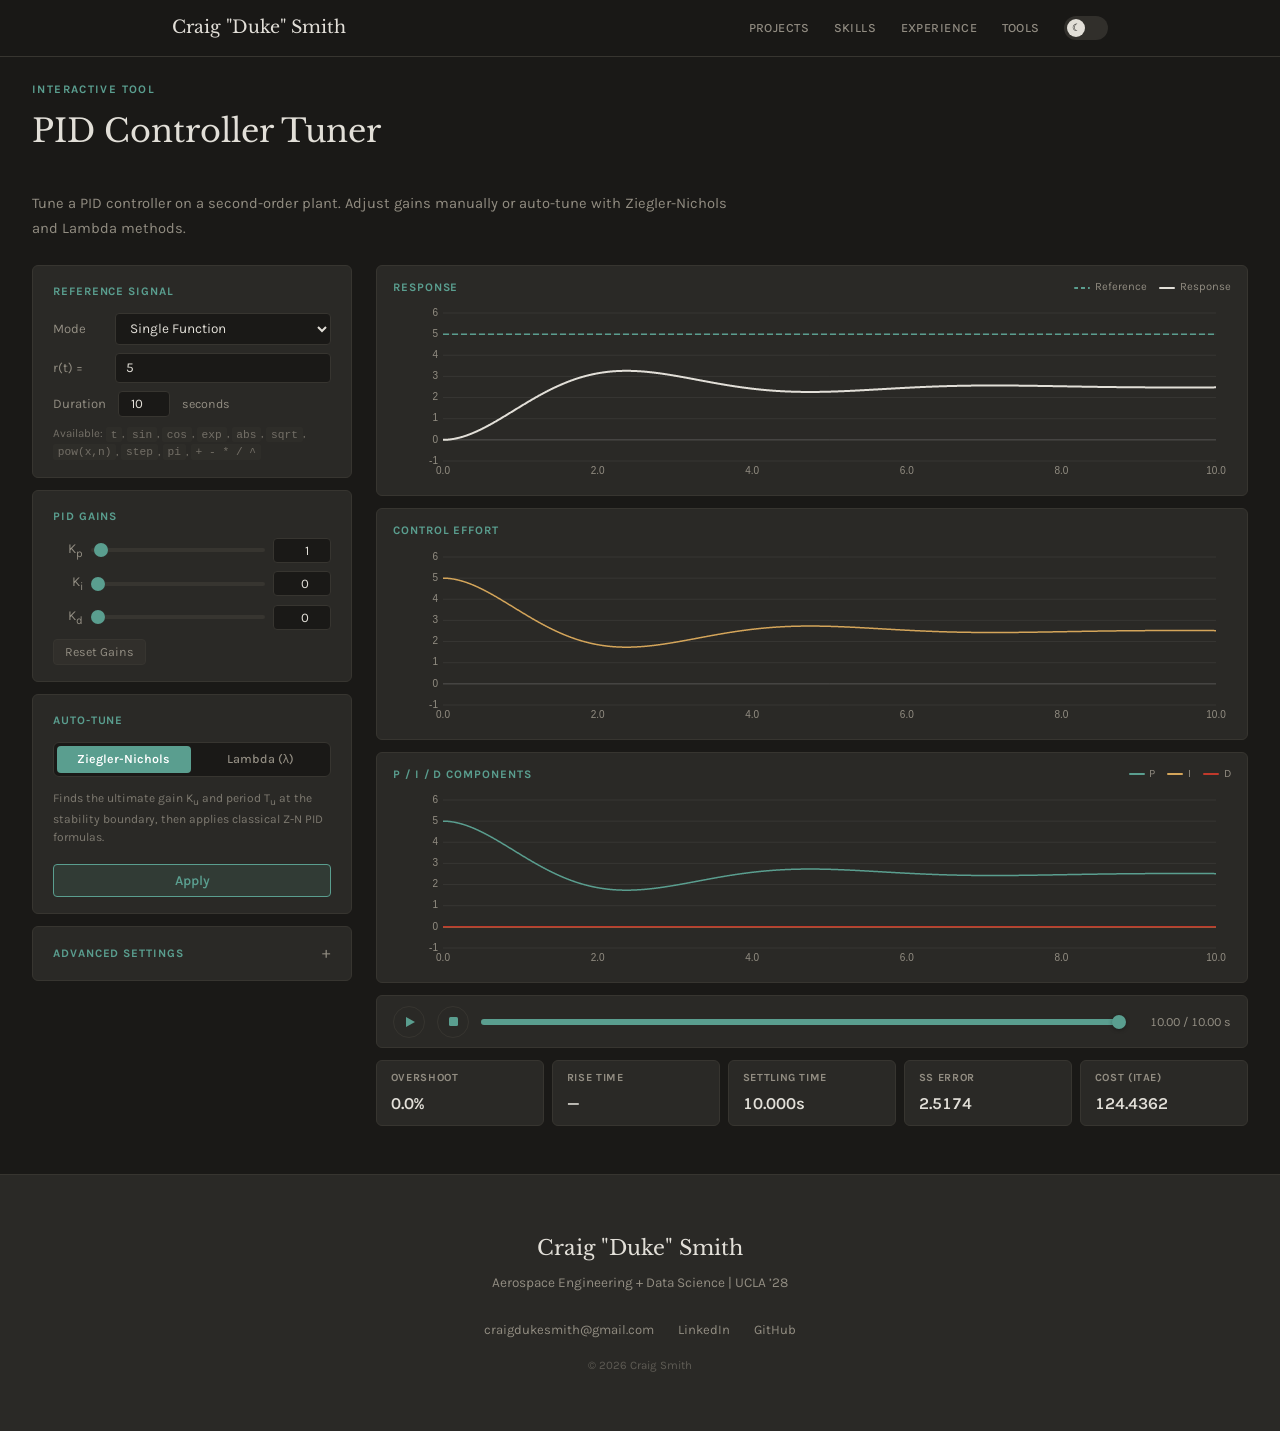
<file: tools/pid-tuner.html>
<!DOCTYPE html>
<html lang="en" data-theme="dark">
<head>
  <meta charset="UTF-8">
  <meta name="viewport" content="width=device-width, initial-scale=1.0">
  <title>Interactive PID Tuner | Craig "Duke" Smith</title>
  <meta name="description" content="Interactive PID controller tuner with Ziegler-Nichols and Lambda tuning, adjustable plant dynamics, noise injection, and real-time visualization.">
  <meta name="robots" content="index, follow">
  <link rel="preconnect" href="https://fonts.googleapis.com">
  <link rel="preconnect" href="https://fonts.gstatic.com" crossorigin>
  <link href="https://fonts.googleapis.com/css2?family=Libre+Baskerville:ital,wght@0,400;0,700;1,400&family=Karla:wght@400;500;600;700&display=swap" rel="stylesheet">
  <link rel="stylesheet" href="../css/styles.css">
  <link rel="stylesheet" href="pid-tuner.css">
  <script>
    var t = localStorage.getItem('theme');
    if (t) document.documentElement.setAttribute('data-theme', t);
  </script>
</head>
<body>

  <nav id="navbar">
    <div class="nav-inner">
      <a href="../index.html" class="nav-name">Craig "Duke" Smith</a>
      <div class="nav-right">
        <div class="nav-links">
          <a href="../index.html#projects">Projects</a>
          <a href="../index.html#skills">Skills</a>
          <a href="../index.html#experience">Experience</a>
          <a href="pid-tuner.html">Tools</a>
        </div>
        <button class="theme-toggle" id="themeToggle" aria-label="Toggle theme">
          <div class="knob">
            <span class="icon icon-moon">&#9790;</span>
            <span class="icon icon-sun">&#9788;</span>
          </div>
        </button>
      </div>
    </div>
  </nav>

  <main class="pid-page">
    <div class="pid-header">
      <div class="section-label">Interactive Tool</div>
      <h1 class="section-title">PID Controller Tuner</h1>
      <p class="pid-subtitle">Tune a PID controller on a second-order plant. Adjust gains manually or auto-tune with Ziegler-Nichols and Lambda methods.</p>
    </div>

    <div class="pid-layout">
      <!-- LEFT PANEL: Controls -->
      <div class="pid-controls">

        <!-- Reference Signal -->
        <div class="control-section">
          <h3 class="control-heading">Reference Signal</h3>
          <div class="control-row">
            <label for="refMode">Mode</label>
            <select id="refMode">
              <option value="single">Single Function</option>
              <option value="piecewise">Piecewise Function</option>
            </select>
          </div>

          <div id="singleRefGroup">
            <div class="control-row">
              <label for="refInput">r(t) =</label>
              <input type="text" id="refInput" value="5" spellcheck="false" autocomplete="off">
            </div>
            <div class="control-row">
              <label>Duration</label>
              <input type="number" id="tEnd" value="10" step="1" min="1" class="t-range-input">
              <span class="t-range-unit">seconds</span>
            </div>
          </div>

          <div id="piecewiseRefGroup" class="hidden">
            <div id="piecewiseSegments"></div>
            <button id="addSegmentBtn" class="btn-small">+ Add Segment</button>
            <div id="piecewiseError" class="error-msg hidden"></div>
          </div>

          <div class="math-hint">
            Available: <code>t</code>, <code>sin</code>, <code>cos</code>, <code>exp</code>, <code>abs</code>, <code>sqrt</code>, <code>pow(x,n)</code>, <code>step</code>, <code>pi</code>, <code>+ - * / ^</code>
          </div>
        </div>

        <!-- PID Gains -->
        <div class="control-section">
          <h3 class="control-heading">PID Gains</h3>
          <div class="gain-row">
            <label>K<sub>p</sub></label>
            <input type="range" id="kpSlider" min="0" max="50" step="0.1" value="1">
            <input type="number" id="kpInput" value="1" step="0.1" min="0">
          </div>
          <div class="gain-row">
            <label>K<sub>i</sub></label>
            <input type="range" id="kiSlider" min="0" max="20" step="0.05" value="0">
            <input type="number" id="kiInput" value="0" step="0.05" min="0">
          </div>
          <div class="gain-row">
            <label>K<sub>d</sub></label>
            <input type="range" id="kdSlider" min="0" max="20" step="0.05" value="0">
            <input type="number" id="kdInput" value="0" step="0.05" min="0">
          </div>
          <button id="resetGainsBtn" class="btn-small">Reset Gains</button>
        </div>

        <!-- Auto-Tune -->
        <div class="control-section">
          <h3 class="control-heading">Auto-Tune</h3>
          <div class="method-picker">
            <button class="method-btn active" data-method="zn">Ziegler-Nichols</button>
            <button class="method-btn" data-method="lambda">Lambda (&lambda;)</button>
          </div>
          <div id="znOptions" class="method-options">
            <div class="method-desc">Finds the ultimate gain K<sub>u</sub> and period T<sub>u</sub> at the stability boundary, then applies classical Z-N PID formulas.</div>
          </div>
          <div id="lambdaOptions" class="method-options hidden">
            <div class="method-desc">Analytically computes gains from the plant model. Lower &lambda; = faster response but more aggressive control.</div>
            <div class="gain-row">
              <label>&lambda;</label>
              <input type="range" id="lambdaSlider" min="0.1" max="10" step="0.1" value="1">
              <input type="number" id="lambdaInput" value="1" step="0.1" min="0.1">
            </div>
          </div>
          <button id="applyTuneBtn" class="btn-apply">Apply</button>
          <div id="optimizeStatus" class="status-msg hidden"></div>
        </div>

        <!-- Advanced: Plant & Noise -->
        <details class="control-section advanced-section">
          <summary class="control-heading advanced-toggle">Advanced Settings</summary>

          <div class="advanced-group">
            <h4 class="sub-heading">Plant (2nd Order)</h4>
            <div class="gain-row">
              <label>&omega;<sub>n</sub></label>
              <input type="range" id="wnSlider" min="0.1" max="10" step="0.1" value="1">
              <input type="number" id="wnInput" value="1" step="0.1" min="0.1">
            </div>
            <div class="gain-row">
              <label>&zeta;</label>
              <input type="range" id="zetaSlider" min="0" max="2" step="0.01" value="0.5">
              <input type="number" id="zetaInput" value="0.5" step="0.01" min="0">
            </div>
            <div class="plant-eq">G(s) = &omega;<sub>n</sub>&sup2; / (s&sup2; + 2&zeta;&omega;<sub>n</sub>s + &omega;<sub>n</sub>&sup2;)</div>
            <button id="resetPlantBtn" class="btn-small">Reset Plant</button>
          </div>

          <div class="advanced-group">
            <h4 class="sub-heading">Noise</h4>
            <div class="noise-row">
              <label>
                <input type="checkbox" id="measNoiseToggle"> Measurement
              </label>
              <input type="range" id="measNoiseAmp" min="0" max="5" step="0.1" value="0.5" disabled>
              <span id="measNoiseVal" class="noise-val">0.5</span>
            </div>
            <div class="noise-row">
              <label>
                <input type="checkbox" id="procNoiseToggle"> Process
              </label>
              <input type="range" id="procNoiseAmp" min="0" max="5" step="0.1" value="0.5" disabled>
              <span id="procNoiseVal" class="noise-val">0.5</span>
            </div>
            <button id="newNoiseBtn" class="btn-small">New Noise Seed</button>
          </div>

          <div class="advanced-group">
            <h4 class="sub-heading">Cost Function</h4>
            <div class="control-row">
              <select id="costFn">
                <option value="ISE">ISE — Integral Squared Error</option>
                <option value="IAE">IAE — Integral Absolute Error</option>
                <option value="ITAE" selected>ITAE — Integral Time-weighted Absolute Error</option>
              </select>
            </div>
          </div>
        </details>

      </div>

      <!-- RIGHT PANEL: Plots -->
      <div class="pid-plots">
        <div class="plot-container">
          <div class="plot-header">
            <div class="plot-label">Response</div>
            <div class="plot-legend" id="responseLegend"></div>
          </div>
          <canvas id="responsePlot"></canvas>
        </div>
        <div class="plot-container">
          <div class="plot-header">
            <div class="plot-label">Control Effort</div>
          </div>
          <canvas id="controlPlot"></canvas>
        </div>
        <div class="plot-container">
          <div class="plot-header">
            <div class="plot-label">P / I / D Components</div>
            <div class="plot-legend" id="pidLegend"></div>
          </div>
          <canvas id="pidPlot"></canvas>
        </div>

        <!-- Timeline -->
        <div class="timeline">
          <button id="playPauseBtn" class="btn-play" aria-label="Play/Pause"><div class="play-icon"></div></button>
          <button id="resetTimeBtn" class="btn-play" aria-label="Reset"><div class="reset-icon"></div></button>
          <div class="timeline-track" id="timelineTrack">
            <div class="timeline-fill" id="timelineFill"></div>
            <div class="timeline-head" id="timelineHead"></div>
          </div>
          <span id="timeDisplay" class="time-display">0.00 / 10.00 s</span>
        </div>

        <!-- Metrics -->
        <div class="metrics-panel">
          <div class="metric">
            <span class="metric-label">Overshoot</span>
            <span class="metric-value" id="metricOvershoot">—</span>
          </div>
          <div class="metric">
            <span class="metric-label">Rise Time</span>
            <span class="metric-value" id="metricRise">—</span>
          </div>
          <div class="metric">
            <span class="metric-label">Settling Time</span>
            <span class="metric-value" id="metricSettle">—</span>
          </div>
          <div class="metric">
            <span class="metric-label">SS Error</span>
            <span class="metric-value" id="metricSSE">—</span>
          </div>
          <div class="metric">
            <span class="metric-label">Cost (<span id="costLabel">ITAE</span>)</span>
            <span class="metric-value" id="metricCost">—</span>
          </div>
        </div>
      </div>
    </div>
  </main>

  <footer id="contact">
    <div class="container">
      <div class="footer-name">Craig "Duke" Smith</div>
      <div class="footer-tagline">Aerospace Engineering + Data Science | UCLA &rsquo;28</div>
      <div class="footer-links">
        <a href="mailto:craigdukesmith@gmail.com">craigdukesmith@gmail.com</a>
        <a href="https://linkedin.com/in/duke-smith/" target="_blank" rel="noopener noreferrer">LinkedIn</a>
        <a href="https://github.com/dukesmith0" target="_blank" rel="noopener noreferrer">GitHub</a>
      </div>
      <div class="footer-copy">&copy; 2026 Craig Smith</div>
    </div>
  </footer>

  <script src="pid-tuner.js"></script>
</body>
</html>
</file>
<file: css/styles.css>
:root {
  --transition-theme: background 0.35s ease, color 0.35s ease, border-color 0.35s ease, box-shadow 0.35s ease;
}

[data-theme="dark"] {
  --bg: #1a1917;
  --bg-alt: #21201d;
  --surface: #2a2926;
  --text: #e2dfd8;
  --text-muted: #928d82;
  --accent: #5a9e8f;
  --accent-hover: #6db3a3;
  --border: #373530;
  --tag-bg: #312f2b;
  --nav-bg: rgba(26,25,23,0.88);
  --shadow: 0 1px 3px rgba(0,0,0,0.2), 0 4px 12px rgba(0,0,0,0.15);
  --shadow-hover: 0 2px 8px rgba(0,0,0,0.3), 0 8px 24px rgba(0,0,0,0.2);
  --placeholder-bg: #312f2b;
  --toggle-bg: #312f2b;
  --toggle-knob: #e2dfd8;
}

[data-theme="light"] {
  --bg: #f2f0ec;
  --bg-alt: #e8e6e1;
  --surface: #ffffff;
  --text: #262420;
  --text-muted: #6b6660;
  --accent: #3d7a6d;
  --accent-hover: #2e5f54;
  --border: #d2cfc8;
  --tag-bg: #e3e0da;
  --nav-bg: rgba(242,240,236,0.88);
  --shadow: 0 1px 3px rgba(38,36,32,0.06), 0 4px 12px rgba(38,36,32,0.04);
  --shadow-hover: 0 2px 8px rgba(38,36,32,0.1), 0 8px 24px rgba(38,36,32,0.06);
  --placeholder-bg: #e3e0da;
  --toggle-bg: #d2cfc8;
  --toggle-knob: #262420;
}

* { margin: 0; padding: 0; box-sizing: border-box; }
:focus-visible { outline: 2px solid var(--accent); outline-offset: 2px; border-radius: 4px; }
html { scroll-behavior: smooth; font-size: 16px; }

body {
  font-family: 'Karla', sans-serif;
  background: var(--bg);
  color: var(--text);
  line-height: 1.65;
  -webkit-font-smoothing: antialiased;
  transition: var(--transition-theme);
}

/* ===== NAV ===== */
nav {
  position: fixed; top: 0; left: 0; right: 0; z-index: 100;
  background: var(--nav-bg);
  backdrop-filter: blur(14px); -webkit-backdrop-filter: blur(14px);
  border-bottom: 1px solid var(--border);
  transition: var(--transition-theme), box-shadow 0.3s;
}
nav.scrolled { box-shadow: 0 1px 8px rgba(0,0,0,0.12); }
.nav-inner {
  max-width: 1000px; margin: 0 auto; padding: 0 2rem;
  height: 56px; display: flex; align-items: center; justify-content: space-between;
}
.nav-name {
  font-family: 'Libre Baskerville', Georgia, serif;
  font-size: 1.1rem; color: var(--text); text-decoration: none;
  transition: var(--transition-theme);
}
.nav-right { display: flex; align-items: center; gap: 1.5rem; }
.nav-links { display: flex; gap: 1.5rem; }
.nav-links a {
  font-size: 0.78rem; font-weight: 500; color: var(--text-muted);
  text-decoration: none; letter-spacing: 0.04em; text-transform: uppercase;
  transition: color 0.2s;
}
.nav-links a:hover { color: var(--accent); }

/* ===== THEME TOGGLE ===== */
.theme-toggle {
  position: relative; width: 44px; height: 24px;
  background: var(--toggle-bg); border-radius: 12px;
  cursor: pointer; border: none; padding: 0;
  transition: background 0.3s; flex-shrink: 0;
}
.theme-toggle .knob {
  position: absolute; top: 3px; left: 3px;
  width: 18px; height: 18px; border-radius: 50%;
  background: var(--toggle-knob);
  transition: transform 0.3s ease, background 0.3s;
  display: flex; align-items: center; justify-content: center;
}
[data-theme="light"] .theme-toggle .knob { transform: translateX(20px); }
.theme-toggle .icon { font-size: 10px; line-height: 1; }
[data-theme="dark"] .icon-sun { display: none; }
[data-theme="dark"] .icon-moon { display: block; }
[data-theme="light"] .icon-sun { display: block; }
[data-theme="light"] .icon-moon { display: none; }

/* ===== SECTIONS ===== */
section { padding: 5rem 2rem; transition: var(--transition-theme); }
.container { max-width: 1000px; margin: 0 auto; }
.section-label {
  font-family: 'Karla', sans-serif;
  font-size: 0.72rem; font-weight: 700; text-transform: uppercase;
  letter-spacing: 0.12em; color: var(--accent); margin-bottom: 0.75rem;
}
.section-title {
  font-family: 'Libre Baskerville', Georgia, serif; font-size: 2rem;
  font-weight: 400; line-height: 1.25; margin-bottom: 2.5rem; color: var(--text);
  transition: var(--transition-theme);
}

/* ===== HERO ===== */
#hero { padding-top: 10rem; padding-bottom: 5rem; }
.hero-layout { display: flex; align-items: flex-start; gap: 3rem; }
.hero-text { flex: 1; }
.hero-photo {
  width: 180px; height: 180px; border-radius: 50%;
  background: var(--placeholder-bg); border: 3px solid var(--border);
  display: flex; align-items: center; justify-content: center;
  flex-shrink: 0; overflow: hidden; transition: var(--transition-theme);
}
.hero-photo img {
  width: 100%; height: 100%; object-fit: cover;
  transition: transform 0.3s ease;
}
.hero-photo:hover img { transform: scale(1.06); }
.hero-eyebrow {
  font-size: 0.82rem; font-weight: 500; letter-spacing: 0.08em;
  text-transform: uppercase; color: var(--text-muted); margin-bottom: 0.75rem;
}
.hero-name {
  font-family: 'Libre Baskerville', Georgia, serif;
  font-size: clamp(2.4rem, 5.2vw, 3.6rem);
  font-weight: 400; line-height: 1.15; margin-bottom: 1.25rem;
}
.hero-name .accent { color: var(--accent); }
.hero-sub {
  font-size: 1.02rem; color: var(--text-muted);
  max-width: 520px; line-height: 1.75; margin-bottom: 1.75rem;
}
.hero-links { display: flex; gap: 0.75rem; flex-wrap: wrap; }
.hero-links a {
  display: inline-flex; align-items: center; gap: 0.4rem;
  font-size: 0.82rem; font-weight: 500; color: var(--text);
  text-decoration: none; padding: 0.5rem 1rem;
  border: 1px solid var(--border); border-radius: 6px;
  transition: all 0.2s;
}
.hero-links a:hover {
  border-color: var(--accent); color: var(--accent);
  background: color-mix(in srgb, var(--accent) 6%, transparent);
}
.hero-links a svg { width: 15px; height: 15px; }
.hero-meta-prominent {
  margin-top: 1rem; font-size: 0.82rem; font-weight: 600;
  color: var(--accent); letter-spacing: 0.03em;
}

/* ===== ABOUT ===== */
#about { background: var(--bg-alt); }
.about-layout {
  display: flex; align-items: center; gap: 2.5rem;
}
.about-text {
  font-size: 1.02rem; color: var(--text-muted);
  max-width: 660px; line-height: 1.8; flex: 1;
}
.about-photo {
  flex-shrink: 0; width: 240px;
}
.about-photo img {
  width: 100%; height: auto; border-radius: 10px;
  border: 3px solid var(--border); display: block;
  transition: var(--transition-theme), transform 0.3s ease;
}
.about-photo img:hover {
  transform: scale(1.06);
}

/* ===== EDUCATION ===== */
#education { background: var(--bg-alt); padding-top: 0; padding-bottom: 5rem; }
.edu-card {
  background: var(--surface); border: 1px solid var(--border);
  border-radius: 6px; padding: 1.5rem 1.75rem; box-shadow: var(--shadow);
  max-width: 580px; transition: var(--transition-theme);
}
.edu-school {
  font-family: 'Libre Baskerville', Georgia, serif; font-size: 1.2rem;
  margin-bottom: 0.25rem;
}
.edu-detail { font-size: 0.9rem; color: var(--text-muted); }
.edu-coursework { margin-top: 0.6rem; font-size: 0.85rem; }
.edu-affiliations { margin-top: 0.75rem; font-size: 0.85rem; color: var(--text-muted); }

/* ===== EXPERIENCE ===== */
.exp-list { display: flex; flex-direction: column; gap: 1.25rem; }
.exp-card {
  background: var(--surface); border: 1px solid var(--border);
  border-radius: 6px; padding: 1.5rem 1.75rem; box-shadow: var(--shadow);
  transition: box-shadow 0.25s, var(--transition-theme);
}
.exp-card:hover { box-shadow: var(--shadow-hover); }
.exp-header {
  display: flex; justify-content: space-between; align-items: flex-start;
  gap: 1rem; margin-bottom: 0.4rem; flex-wrap: wrap;
}
.exp-role { font-weight: 700; font-size: 1rem; }
.exp-company { color: var(--accent); font-weight: 500; font-size: 0.95rem; }
.exp-date { font-size: 0.8rem; color: var(--text-muted); white-space: nowrap; }
.exp-desc { color: var(--text-muted); font-size: 0.88rem; margin-top: 0.5rem; }
.exp-desc ul { padding-left: 1.2rem; margin-top: 0.3rem; }
.exp-desc li { margin-bottom: 0.3rem; }

/* ===== PROJECTS ===== */
#projects { background: var(--bg-alt); }
.project-list { display: flex; flex-direction: column; gap: 2.5rem; }
.project-card {
  display: grid; grid-template-columns: 1fr 1fr; gap: 0;
  align-items: stretch; background: var(--surface);
  border: 1px solid var(--border); border-radius: 6px;
  overflow: hidden; box-shadow: var(--shadow);
  transition: box-shadow 0.25s, var(--transition-theme);
}
.project-card:hover { box-shadow: var(--shadow-hover); }
.project-card:nth-child(even) .project-img { order: 2; }
.project-card:nth-child(even) .project-info { order: 1; }
.project-img {
  width: 100%; min-height: 260px; background: var(--placeholder-bg);
  display: flex; align-items: center; justify-content: center; overflow: hidden;
  transition: var(--transition-theme);
}
.project-img img {
  width: 100%; height: 100%; object-fit: cover;
  transition: transform 0.3s ease;
}
.project-img:hover img { transform: scale(1.04); }
.project-info {
  padding: 1.75rem 2rem; display: flex; flex-direction: column; justify-content: center;
}
.project-title {
  font-family: 'Libre Baskerville', Georgia, serif; font-size: 1.3rem; margin-bottom: 0.4rem;
}
.project-tags { display: flex; flex-wrap: wrap; gap: 0.35rem; margin-bottom: 0.85rem; }
.project-tags span {
  font-size: 0.7rem; font-weight: 500; background: var(--tag-bg);
  color: var(--text-muted); padding: 0.2rem 0.55rem; border-radius: 3px;
  letter-spacing: 0.02em; transition: var(--transition-theme);
}
.project-summary {
  font-size: 0.88rem; color: var(--text-muted); line-height: 1.7; margin-bottom: 1rem;
}
.project-links { display: flex; gap: 1rem; flex-wrap: wrap; }
.project-link {
  font-size: 0.82rem; font-weight: 600; color: var(--accent);
  text-decoration: none; display: inline-flex; align-items: center;
  gap: 0.3rem; transition: gap 0.2s;
}
.project-link:hover { gap: 0.5rem; }
.project-link::after { content: '\2192'; }

/* ===== SKILLS ===== */
.skills-grid {
  display: grid; grid-template-columns: repeat(auto-fill, minmax(190px, 1fr));
  gap: 1.75rem;
}
.skill-group h3 {
  font-size: 0.75rem; font-weight: 700; text-transform: uppercase;
  letter-spacing: 0.08em; color: var(--accent); margin-bottom: 0.5rem;
}
.skill-group ul { list-style: none; display: flex; flex-direction: column; gap: 0.3rem; }
.skill-group li { font-size: 0.87rem; color: var(--text-muted); }

/* ===== INTERESTS ===== */
#interests { padding-top: 2rem; padding-bottom: 4rem; }
.interests-row {
  display: flex; flex-wrap: wrap; gap: 0.5rem; margin-top: 0.5rem;
}
.interests-row span {
  font-size: 0.82rem; background: var(--tag-bg); color: var(--text-muted);
  padding: 0.35rem 0.85rem; border-radius: 20px; transition: var(--transition-theme);
}

/* ===== FOOTER ===== */
footer {
  background: var(--surface); border-top: 1px solid var(--border);
  padding: 3.5rem 2rem; text-align: center; transition: var(--transition-theme);
}
.footer-name {
  font-family: 'Libre Baskerville', Georgia, serif; font-size: 1.3rem; margin-bottom: 0.4rem;
}
.footer-tagline { font-size: 0.85rem; color: var(--text-muted); margin-bottom: 1.5rem; }
.footer-links {
  display: flex; gap: 1.5rem; justify-content: center;
  flex-wrap: wrap; margin-bottom: 1rem;
}
.footer-links a {
  font-size: 0.82rem; color: var(--text-muted); text-decoration: none;
  transition: color 0.2s;
}
.footer-links a:hover { color: var(--accent); }
.footer-copy { font-size: 0.72rem; color: var(--text-muted); opacity: 0.5; }

/* ===== LIGHTBOX ===== */
[data-lightbox] { cursor: zoom-in; }
.lightbox {
  position: fixed; inset: 0; z-index: 200;
  display: flex; align-items: center; justify-content: center;
  background: rgba(0,0,0,0.7);
  backdrop-filter: blur(8px); -webkit-backdrop-filter: blur(8px);
  opacity: 0; pointer-events: none;
  transition: opacity 0.25s ease;
  cursor: zoom-out;
}
.lightbox.active {
  opacity: 1; pointer-events: auto;
}
.lightbox-close {
  position: absolute; top: 1.5rem; right: 1.5rem;
  background: none; border: none; color: #fff;
  font-size: 2rem; cursor: pointer; opacity: 0.7;
  transition: opacity 0.2s; z-index: 1;
  width: 40px; height: 40px; display: flex;
  align-items: center; justify-content: center;
}
.lightbox-close:hover { opacity: 1; }
.lightbox-close:focus-visible {
  outline: 2px solid var(--accent); outline-offset: 2px; border-radius: 4px;
}
.lightbox img {
  max-width: 90vw; max-height: 85vh;
  border-radius: 8px;
  box-shadow: 0 8px 40px rgba(0,0,0,0.5);
  transform: scale(0.92);
  transition: transform 0.25s ease;
}
.lightbox.active img {
  transform: scale(1);
}

/* ===== ANIMATIONS ===== */
.fade-in {
  opacity: 0; transform: translateY(18px);
  transition: opacity 0.5s ease, transform 0.5s ease;
}
.fade-in.visible { opacity: 1; transform: translateY(0); }

/* ===== RESPONSIVE ===== */
@media (max-width: 700px) {
  section { padding: 3.5rem 1.25rem; }
  .hero-layout { flex-direction: column-reverse; align-items: center; text-align: center; }
  .hero-photo { width: 140px; height: 140px; }
  .hero-links { justify-content: center; }
  .hero-sub { margin-left: auto; margin-right: auto; }
  .about-layout { flex-direction: column; text-align: center; }
  .about-photo { width: 180px; margin: 0 auto; }
  .project-card { grid-template-columns: 1fr; }
  .project-card:nth-child(even) .project-img { order: 0; }
  .project-card:nth-child(even) .project-info { order: 0; }
  .project-img { min-height: 190px; }
  .project-info { padding: 1.25rem 1.5rem; }
  .exp-header { flex-direction: column; gap: 0.2rem; }
  .nav-links { gap: 0.9rem; }
  .nav-links a { font-size: 0.72rem; }
  .skills-grid { grid-template-columns: 1fr 1fr; }
}
@media (max-width: 420px) {
  .nav-links { gap: 0.6rem; }
  .nav-right { gap: 0.8rem; }
}
</file>
<file: tools/pid-tuner.css>
/* ===== PID TUNER PAGE ===== */
.pid-page {
  padding-top: 80px;
  padding-bottom: 3rem;
  min-height: 100vh;
}

.pid-header {
  max-width: 1400px;
  margin: 0 auto;
  padding: 0 2rem 1.5rem;
}

.pid-subtitle {
  font-size: 0.92rem;
  color: var(--text-muted);
  max-width: 700px;
  line-height: 1.7;
}

/* ===== LAYOUT ===== */
.pid-layout {
  max-width: 1400px;
  margin: 0 auto;
  padding: 0 2rem;
  display: grid;
  grid-template-columns: 320px 1fr;
  gap: 1.5rem;
  align-items: start;
}

/* ===== LEFT PANEL ===== */
.pid-controls {
  display: flex;
  flex-direction: column;
  gap: 0.75rem;
}

.control-section {
  background: var(--surface);
  border: 1px solid var(--border);
  border-radius: 6px;
  padding: 1rem 1.25rem;
  transition: var(--transition-theme);
}

.control-heading {
  font-size: 0.72rem;
  font-weight: 700;
  text-transform: uppercase;
  letter-spacing: 0.08em;
  color: var(--accent);
  margin-bottom: 0.75rem;
}

.sub-heading {
  font-size: 0.7rem;
  font-weight: 600;
  text-transform: uppercase;
  letter-spacing: 0.06em;
  color: var(--text-muted);
  margin-bottom: 0.5rem;
}

.control-row {
  display: flex;
  align-items: center;
  gap: 0.75rem;
  margin-bottom: 0.5rem;
}

.control-row label {
  font-size: 0.82rem;
  color: var(--text-muted);
  min-width: 50px;
  flex-shrink: 0;
}

.control-row select,
.control-row input[type="text"] {
  flex: 1;
  min-width: 0;
  background: var(--bg);
  color: var(--text);
  border: 1px solid var(--border);
  border-radius: 4px;
  padding: 0.4rem 0.6rem;
  font-family: 'Karla', sans-serif;
  font-size: 0.85rem;
  transition: border-color 0.2s;
}

.control-row select:focus,
.control-row input[type="text"]:focus {
  outline: none;
  border-color: var(--accent);
}

.control-row input[type="text"].invalid {
  border-color: #c0392b;
}

/* ===== GAIN SLIDERS ===== */
.gain-row {
  display: flex;
  align-items: center;
  gap: 0.5rem;
  margin-bottom: 0.5rem;
}

.gain-row label {
  font-size: 0.85rem;
  color: var(--text-muted);
  min-width: 30px;
  text-align: right;
  flex-shrink: 0;
}

.gain-row input[type="range"] {
  flex: 1;
  height: 4px;
  -webkit-appearance: none;
  appearance: none;
  background: var(--border);
  border-radius: 2px;
  outline: none;
}

.gain-row input[type="range"]::-webkit-slider-thumb {
  -webkit-appearance: none;
  width: 14px;
  height: 14px;
  border-radius: 50%;
  background: var(--accent);
  cursor: pointer;
}

.gain-row input[type="number"] {
  width: 58px;
  background: var(--bg);
  color: var(--text);
  border: 1px solid var(--border);
  border-radius: 4px;
  padding: 0.25rem 0.4rem;
  font-family: 'Karla', sans-serif;
  font-size: 0.82rem;
  text-align: right;
}

.gain-row input[type="number"]:focus {
  outline: none;
  border-color: var(--accent);
}

/* ===== BUTTONS ===== */
.btn-small {
  background: var(--tag-bg);
  color: var(--text-muted);
  border: 1px solid var(--border);
  border-radius: 4px;
  padding: 0.3rem 0.7rem;
  font-family: 'Karla', sans-serif;
  font-size: 0.78rem;
  cursor: pointer;
  transition: all 0.2s;
}

.btn-small:hover {
  color: var(--accent);
  border-color: var(--accent);
}

.btn-apply {
  width: 100%;
  background: color-mix(in srgb, var(--accent) 15%, transparent);
  color: var(--accent);
  border: 1px solid var(--accent);
  border-radius: 4px;
  padding: 0.5rem 1rem;
  font-family: 'Karla', sans-serif;
  font-size: 0.85rem;
  font-weight: 600;
  cursor: pointer;
  transition: all 0.2s;
  margin-top: 0.6rem;
}

.btn-apply:hover {
  background: color-mix(in srgb, var(--accent) 25%, transparent);
}

/* ===== METHOD PICKER (pill toggle) ===== */
.method-picker {
  display: flex;
  background: var(--bg);
  border: 1px solid var(--border);
  border-radius: 6px;
  padding: 3px;
  gap: 3px;
  margin-bottom: 0.75rem;
}

.method-btn {
  flex: 1;
  background: none;
  border: none;
  border-radius: 4px;
  padding: 0.4rem 0.5rem;
  font-family: 'Karla', sans-serif;
  font-size: 0.78rem;
  font-weight: 500;
  color: var(--text-muted);
  cursor: pointer;
  transition: all 0.2s;
  text-align: center;
}

.method-btn:hover {
  color: var(--text);
}

.method-btn.active {
  background: var(--accent);
  color: #fff;
  font-weight: 600;
}

[data-theme="light"] .method-btn.active {
  color: #fff;
}

.method-options {
  margin-bottom: 0.25rem;
}

.method-desc {
  font-size: 0.75rem;
  color: var(--text-muted);
  line-height: 1.5;
  margin-bottom: 0.5rem;
  opacity: 0.8;
}

/* ===== NOISE ===== */
.noise-row {
  display: flex;
  align-items: center;
  gap: 0.5rem;
  margin-bottom: 0.5rem;
}

.noise-row label {
  font-size: 0.82rem;
  color: var(--text-muted);
  min-width: 105px;
  display: flex;
  align-items: center;
  gap: 0.35rem;
  cursor: pointer;
}

.noise-row input[type="range"] {
  flex: 1;
  height: 4px;
  -webkit-appearance: none;
  appearance: none;
  background: var(--border);
  border-radius: 2px;
  outline: none;
}

.noise-row input[type="range"]::-webkit-slider-thumb {
  -webkit-appearance: none;
  width: 12px;
  height: 12px;
  border-radius: 50%;
  background: var(--accent);
  cursor: pointer;
}

.noise-row input[type="range"]:disabled {
  opacity: 0.3;
}

.noise-val {
  font-size: 0.78rem;
  color: var(--text-muted);
  min-width: 28px;
  text-align: right;
}

/* ===== PIECEWISE ===== */
.pw-segment {
  display: flex;
  align-items: center;
  gap: 0.3rem;
  margin-bottom: 0.4rem;
  font-size: 0.78rem;
  min-width: 0;
}

.pw-segment input[type="text"] {
  background: var(--bg);
  color: var(--text);
  border: 1px solid var(--border);
  border-radius: 4px;
  padding: 0.3rem 0.5rem;
  font-family: 'Karla', sans-serif;
  font-size: 0.82rem;
}

.pw-segment input[type="text"]:focus {
  outline: none;
  border-color: var(--accent);
}

.pw-segment input[type="text"].invalid {
  border-color: #c0392b;
}

.pw-segment .pw-bound {
  width: 34px;
  min-width: 34px;
  text-align: center;
  padding: 0.25rem 0.2rem;
  font-size: 0.78rem;
}

.pw-segment .pw-expr {
  flex: 1;
  min-width: 0;
  font-size: 0.78rem;
}

.pw-segment .pw-label {
  color: var(--text-muted);
  flex-shrink: 0;
}

.pw-remove {
  background: none;
  border: none;
  color: var(--text-muted);
  cursor: pointer;
  font-size: 0.85rem;
  padding: 0 0.15rem;
  flex-shrink: 0;
  transition: color 0.2s;
}

.pw-remove:hover { color: #c0392b; }

.error-msg {
  font-size: 0.78rem;
  color: #c0392b;
  margin-top: 0.3rem;
}

.status-msg {
  font-size: 0.78rem;
  color: var(--accent);
  margin-top: 0.4rem;
}

.math-hint {
  font-size: 0.72rem;
  color: var(--text-muted);
  margin-top: 0.5rem;
  line-height: 1.5;
  opacity: 0.7;
}

.math-hint code {
  background: var(--tag-bg);
  padding: 0.1rem 0.3rem;
  border-radius: 2px;
  font-size: 0.7rem;
}

.t-range-input {
  width: 52px;
  background: var(--bg);
  color: var(--text);
  border: 1px solid var(--border);
  border-radius: 4px;
  padding: 0.3rem 0.4rem;
  font-family: 'Karla', sans-serif;
  font-size: 0.82rem;
  text-align: center;
}

.t-range-input:focus {
  outline: none;
  border-color: var(--accent);
}

.t-range-unit {
  font-size: 0.78rem;
  color: var(--text-muted);
  flex-shrink: 0;
}

.plant-eq {
  font-size: 0.82rem;
  color: var(--text-muted);
  text-align: center;
  margin-top: 0.5rem;
  padding: 0.4rem;
  background: var(--bg);
  border-radius: 4px;
}

.hidden { display: none !important; }

/* ===== ADVANCED (collapsible) ===== */
.advanced-section {
  padding: 0;
}

.advanced-toggle {
  cursor: pointer;
  padding: 0.85rem 1.25rem;
  margin-bottom: 0;
  list-style: none;
  display: flex;
  align-items: center;
  justify-content: space-between;
  user-select: none;
}

.advanced-toggle::-webkit-details-marker { display: none; }

.advanced-toggle::after {
  content: '+';
  font-size: 1rem;
  font-weight: 400;
  color: var(--text-muted);
  transition: transform 0.2s;
}

details.advanced-section[open] .advanced-toggle::after {
  content: '\2212';
}

.advanced-group {
  padding: 0.75rem 1.25rem;
  border-top: 1px solid var(--border);
  overflow: hidden;
}

.advanced-group select {
  width: 100%;
  min-width: 0;
  text-overflow: ellipsis;
}

.advanced-group:last-child {
  padding-bottom: 1rem;
}

/* ===== RIGHT PANEL ===== */
.pid-plots {
  display: flex;
  flex-direction: column;
  gap: 0.75rem;
}

.plot-container {
  background: var(--surface);
  border: 1px solid var(--border);
  border-radius: 6px;
  padding: 0.75rem 1rem;
  transition: var(--transition-theme);
}

.plot-header {
  display: flex;
  align-items: center;
  justify-content: space-between;
  margin-bottom: 0.4rem;
}

.plot-label {
  font-size: 0.72rem;
  font-weight: 700;
  text-transform: uppercase;
  letter-spacing: 0.08em;
  color: var(--accent);
}

.plot-legend {
  display: flex;
  align-items: center;
  gap: 0.75rem;
  font-size: 0.7rem;
  color: var(--text-muted);
}

.plot-legend .legend-item {
  display: flex;
  align-items: center;
  gap: 0.3rem;
}

.plot-legend .legend-line {
  width: 16px;
  height: 2px;
  border-radius: 1px;
}

.plot-legend .legend-line.dashed {
  background: repeating-linear-gradient(
    90deg, var(--color) 0, var(--color) 4px, transparent 4px, transparent 7px
  );
  height: 2px;
}

.plot-container canvas {
  width: 100%;
  height: 180px;
  display: block;
  border-radius: 4px;
}

/* ===== TIMELINE ===== */
.timeline {
  display: flex;
  align-items: center;
  gap: 0.75rem;
  background: var(--surface);
  border: 1px solid var(--border);
  border-radius: 6px;
  padding: 0.6rem 1rem;
}

.btn-play {
  background: none;
  border: 1px solid var(--border);
  width: 32px;
  height: 32px;
  border-radius: 50%;
  cursor: pointer;
  display: flex;
  align-items: center;
  justify-content: center;
  flex-shrink: 0;
  transition: all 0.2s;
  padding: 0;
}

.btn-play:hover {
  border-color: var(--accent);
  background: color-mix(in srgb, var(--accent) 10%, transparent);
}

/* Play triangle via CSS border trick */
.btn-play .play-icon {
  width: 0;
  height: 0;
  border-style: solid;
  border-width: 5px 0 5px 9px;
  border-color: transparent transparent transparent var(--accent);
  margin-left: 2px;
}

/* Reset: square stop */
.btn-play .reset-icon {
  width: 9px;
  height: 9px;
  background: var(--accent);
  border-radius: 1.5px;
}

/* Pause: two bars */
.btn-play .pause-icon {
  display: flex;
  align-items: center;
  gap: 2.5px;
}

.btn-play .pause-icon span {
  display: block;
  width: 3px;
  height: 10px;
  background: var(--accent);
  border-radius: 1px;
}

.timeline-track {
  flex: 1;
  height: 6px;
  background: var(--border);
  border-radius: 3px;
  position: relative;
  cursor: pointer;
}

.timeline-fill {
  height: 100%;
  background: var(--accent);
  border-radius: 3px;
  width: 0%;
  pointer-events: none;
}

.timeline-head {
  position: absolute;
  top: 50%;
  left: 0%;
  transform: translate(-50%, -50%);
  width: 14px;
  height: 14px;
  border-radius: 50%;
  background: var(--accent);
  cursor: grab;
  box-shadow: 0 1px 4px rgba(0,0,0,0.3);
}

.timeline-head:active { cursor: grabbing; }

.time-display {
  font-size: 0.78rem;
  color: var(--text-muted);
  min-width: 100px;
  text-align: right;
  font-variant-numeric: tabular-nums;
  flex-shrink: 0;
}

/* ===== METRICS ===== */
.metrics-panel {
  display: flex;
  gap: 0.5rem;
  flex-wrap: wrap;
}

.metric {
  background: var(--surface);
  border: 1px solid var(--border);
  border-radius: 6px;
  padding: 0.5rem 0.85rem;
  flex: 1;
  min-width: 120px;
  transition: var(--transition-theme);
}

.metric-label {
  font-size: 0.68rem;
  font-weight: 700;
  text-transform: uppercase;
  letter-spacing: 0.06em;
  color: var(--text-muted);
  display: block;
  margin-bottom: 0.15rem;
}

.metric-value {
  font-size: 1.05rem;
  font-weight: 600;
  color: var(--text);
  font-variant-numeric: tabular-nums;
}

/* ===== RESPONSIVE ===== */
@media (max-width: 900px) {
  .pid-layout {
    grid-template-columns: 1fr;
  }
  .plot-container canvas {
    height: 150px;
  }
}

@media (max-width: 500px) {
  .pid-header { padding: 0 1rem 1rem; }
  .pid-layout { padding: 0 1rem; }
  .metrics-panel { flex-direction: column; }
  .method-picker { flex-direction: column; }
}
</file>
